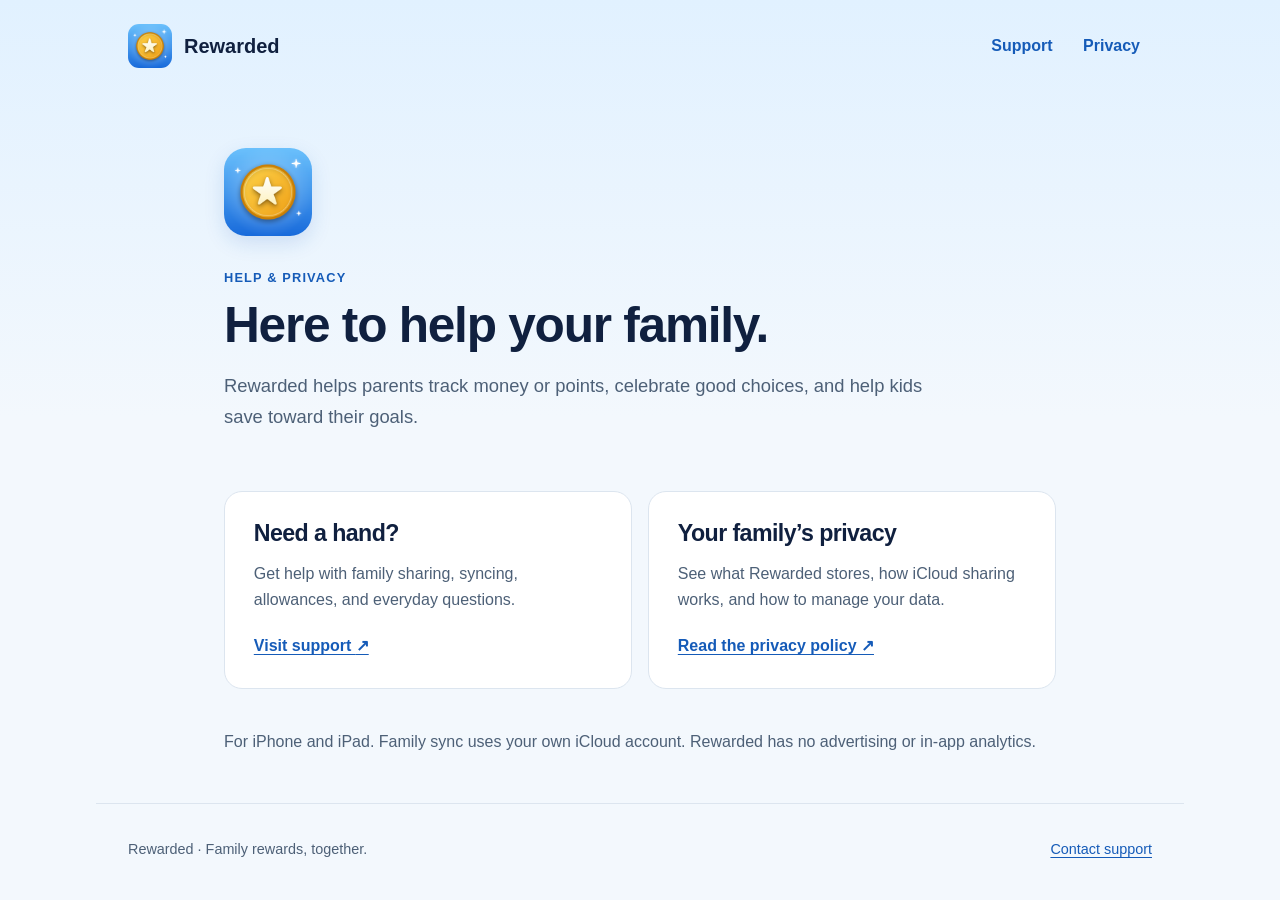
<file: index.html>
<!doctype html>
<html lang="en">
<head>
  <meta charset="utf-8">
  <meta name="viewport" content="width=device-width, initial-scale=1">
  <meta name="description" content="Help and privacy information for Rewarded, the family money and points tracker for iPhone and iPad.">
  <meta name="theme-color" content="#e1f1ff">
  <title>Rewarded · Help &amp; Privacy</title>
  <link rel="canonical" href="https://mrseizy.github.io/rewarded-support/">
  <link rel="icon" type="image/png" href="assets/app-icon.png">
  <link rel="stylesheet" href="assets/styles.css">
</head>
<body>
  <a class="skip-link" href="#main">Skip to content</a>
  <header class="site-header">
    <a class="brand" href="./" aria-label="Rewarded home"><img src="assets/app-icon.png" alt="" width="44" height="44">Rewarded</a>
    <nav aria-label="Main navigation"><a href="support/">Support</a><a href="privacy/">Privacy</a></nav>
  </header>
  <main id="main">
    <div class="hero">
      <img class="hero-icon" src="assets/app-icon.png" alt="" width="88" height="88">
      <p class="eyebrow">Help &amp; privacy</p>
      <h1>Here to help your family.</h1>
      <p class="lede">Rewarded helps parents track money or points, celebrate good choices, and help kids save toward their goals.</p>
    </div>
    <div class="cards">
      <a class="card" href="support/"><h2>Need a hand?</h2><p>Get help with family sharing, syncing, allowances, and everyday questions.</p><span class="link-label">Visit support <span aria-hidden="true">↗</span></span></a>
      <a class="card" href="privacy/"><h2>Your family’s privacy</h2><p>See what Rewarded stores, how iCloud sharing works, and how to manage your data.</p><span class="link-label">Read the privacy policy <span aria-hidden="true">↗</span></span></a>
    </div>
    <p class="muted">For iPhone and iPad. Family sync uses your own iCloud account. Rewarded has no advertising or in-app analytics.</p>
  </main>
  <footer class="site-footer"><p>Rewarded · Family rewards, together.</p><a href="support/#contact">Contact support</a></footer>
</body>
</html>
</file>
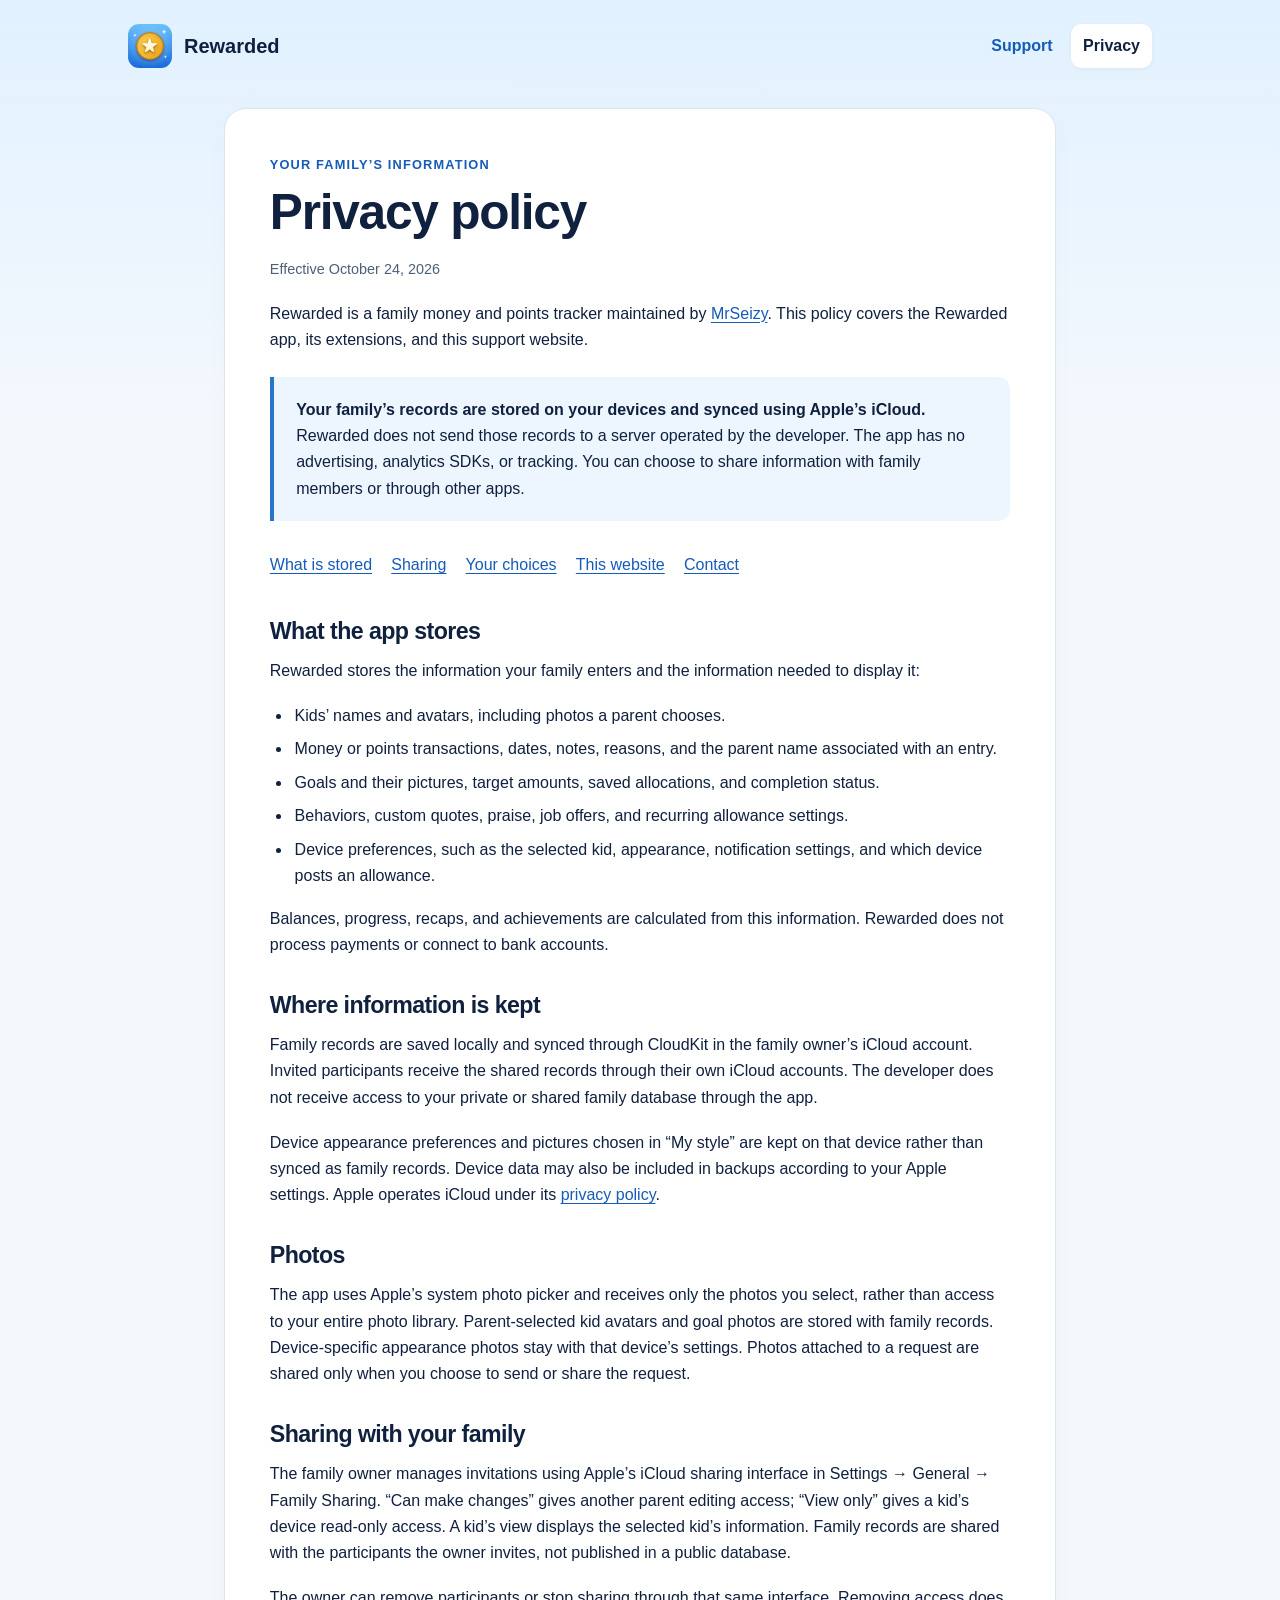
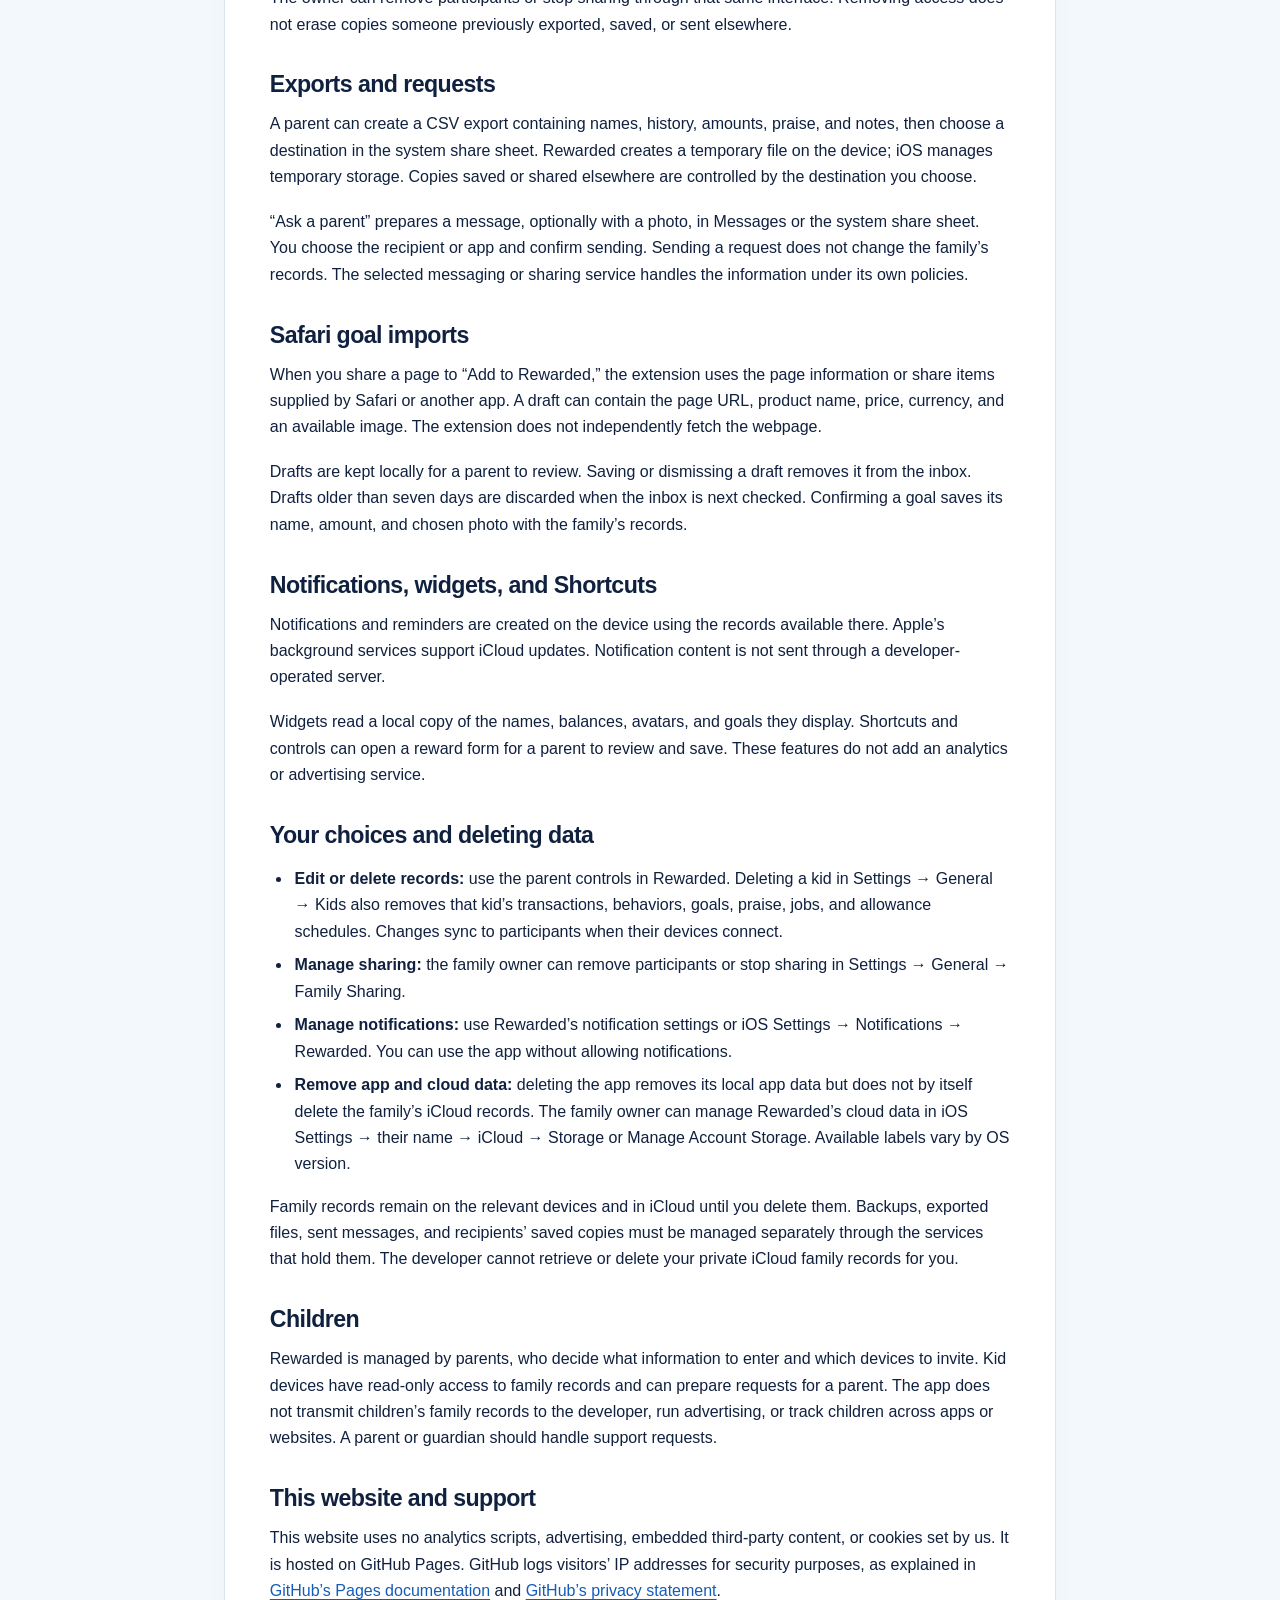
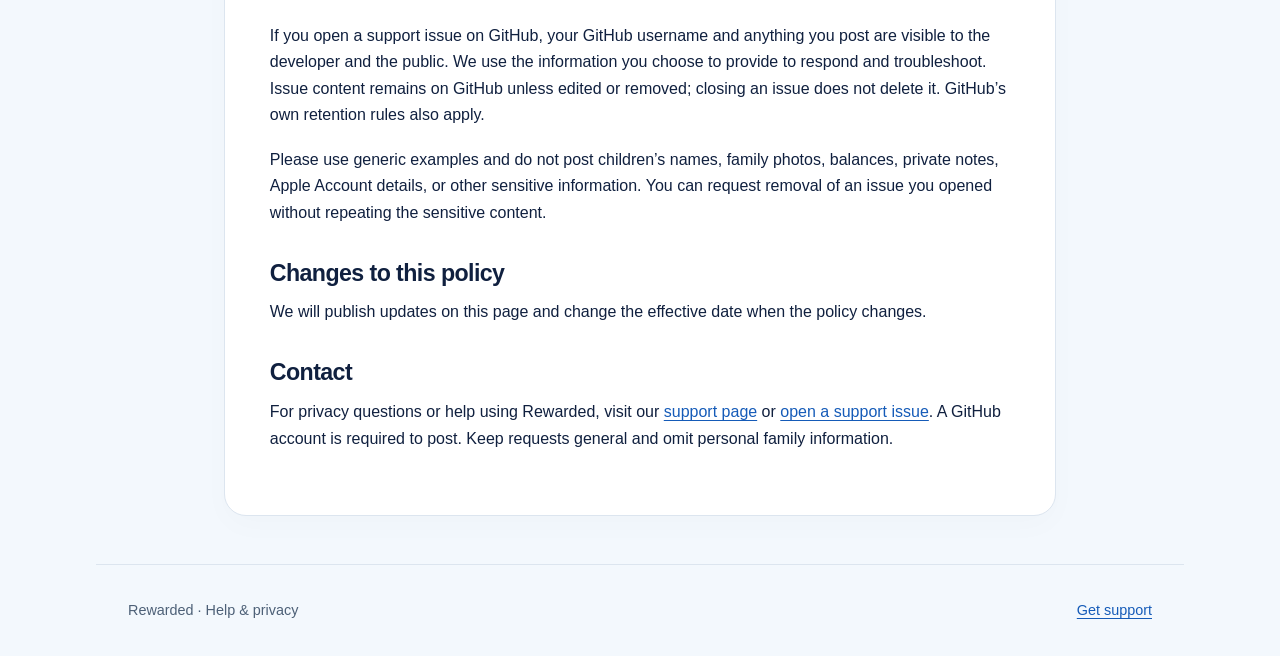
<file: privacy/index.html>
<!doctype html>
<html lang="en">
<head>
  <meta charset="utf-8">
  <meta name="viewport" content="width=device-width, initial-scale=1">
  <meta name="description" content="Rewarded’s privacy policy: family data, iCloud sharing, photos, notifications, exports, and your choices.">
  <meta name="theme-color" content="#e1f1ff">
  <title>Privacy Policy · Rewarded</title>
  <link rel="canonical" href="https://mrseizy.github.io/rewarded-support/privacy/">
  <link rel="icon" type="image/png" href="../assets/app-icon.png">
  <link rel="stylesheet" href="../assets/styles.css">
</head>
<body>
  <a class="skip-link" href="#main">Skip to content</a>
  <header class="site-header">
    <a class="brand" href="../" aria-label="Rewarded home"><img src="../assets/app-icon.png" alt="" width="44" height="44">Rewarded</a>
    <nav aria-label="Main navigation"><a href="../support/">Support</a><a href="./" aria-current="page">Privacy</a></nav>
  </header>
  <main id="main">
    <article class="paper">
      <p class="eyebrow">Your family’s information</p>
      <h1>Privacy policy</h1>
      <p class="date">Effective October 24, 2026</p>
      <p>Rewarded is a family money and points tracker maintained by <a href="https://github.com/MrSeizy">MrSeizy</a>. This policy covers the Rewarded app, its extensions, and this support website.</p>
      <div class="callout"><p><strong>Your family’s records are stored on your devices and synced using Apple’s iCloud.</strong> Rewarded does not send those records to a server operated by the developer. The app has no advertising, analytics SDKs, or tracking. You can choose to share information with family members or through other apps.</p></div>
      <ul class="toc" aria-label="On this page">
        <li><a href="#data">What is stored</a></li><li><a href="#sharing">Sharing</a></li><li><a href="#choices">Your choices</a></li><li><a href="#website">This website</a></li><li><a href="#contact">Contact</a></li>
      </ul>

      <section id="data">
        <h2>What the app stores</h2>
        <p>Rewarded stores the information your family enters and the information needed to display it:</p>
        <ul>
          <li>Kids’ names and avatars, including photos a parent chooses.</li>
          <li>Money or points transactions, dates, notes, reasons, and the parent name associated with an entry.</li>
          <li>Goals and their pictures, target amounts, saved allocations, and completion status.</li>
          <li>Behaviors, custom quotes, praise, job offers, and recurring allowance settings.</li>
          <li>Device preferences, such as the selected kid, appearance, notification settings, and which device posts an allowance.</li>
        </ul>
        <p>Balances, progress, recaps, and achievements are calculated from this information. Rewarded does not process payments or connect to bank accounts.</p>
        <h2>Where information is kept</h2>
        <p>Family records are saved locally and synced through CloudKit in the family owner’s iCloud account. Invited participants receive the shared records through their own iCloud accounts. The developer does not receive access to your private or shared family database through the app.</p>
        <p>Device appearance preferences and pictures chosen in “My style” are kept on that device rather than synced as family records. Device data may also be included in backups according to your Apple settings. Apple operates iCloud under its <a href="https://www.apple.com/legal/privacy/">privacy policy</a>.</p>
        <h2>Photos</h2>
        <p>The app uses Apple’s system photo picker and receives only the photos you select, rather than access to your entire photo library. Parent-selected kid avatars and goal photos are stored with family records. Device-specific appearance photos stay with that device’s settings. Photos attached to a request are shared only when you choose to send or share the request.</p>
      </section>

      <section id="sharing">
        <h2>Sharing with your family</h2>
        <p>The family owner manages invitations using Apple’s iCloud sharing interface in Settings → General → Family Sharing. “Can make changes” gives another parent editing access; “View only” gives a kid’s device read-only access. A kid’s view displays the selected kid’s information. Family records are shared with the participants the owner invites, not published in a public database.</p>
        <p>The owner can remove participants or stop sharing through that same interface. Removing access does not erase copies someone previously exported, saved, or sent elsewhere.</p>
        <h2>Exports and requests</h2>
        <p>A parent can create a CSV export containing names, history, amounts, praise, and notes, then choose a destination in the system share sheet. Rewarded creates a temporary file on the device; iOS manages temporary storage. Copies saved or shared elsewhere are controlled by the destination you choose.</p>
        <p>“Ask a parent” prepares a message, optionally with a photo, in Messages or the system share sheet. You choose the recipient or app and confirm sending. Sending a request does not change the family’s records. The selected messaging or sharing service handles the information under its own policies.</p>
        <h2>Safari goal imports</h2>
        <p>When you share a page to “Add to Rewarded,” the extension uses the page information or share items supplied by Safari or another app. A draft can contain the page URL, product name, price, currency, and an available image. The extension does not independently fetch the webpage.</p>
        <p>Drafts are kept locally for a parent to review. Saving or dismissing a draft removes it from the inbox. Drafts older than seven days are discarded when the inbox is next checked. Confirming a goal saves its name, amount, and chosen photo with the family’s records.</p>
        <h2>Notifications, widgets, and Shortcuts</h2>
        <p>Notifications and reminders are created on the device using the records available there. Apple’s background services support iCloud updates. Notification content is not sent through a developer-operated server.</p>
        <p>Widgets read a local copy of the names, balances, avatars, and goals they display. Shortcuts and controls can open a reward form for a parent to review and save. These features do not add an analytics or advertising service.</p>
      </section>

      <section id="choices">
        <h2>Your choices and deleting data</h2>
        <ul>
          <li><strong>Edit or delete records:</strong> use the parent controls in Rewarded. Deleting a kid in Settings → General → Kids also removes that kid’s transactions, behaviors, goals, praise, jobs, and allowance schedules. Changes sync to participants when their devices connect.</li>
          <li><strong>Manage sharing:</strong> the family owner can remove participants or stop sharing in Settings → General → Family Sharing.</li>
          <li><strong>Manage notifications:</strong> use Rewarded’s notification settings or iOS Settings → Notifications → Rewarded. You can use the app without allowing notifications.</li>
          <li><strong>Remove app and cloud data:</strong> deleting the app removes its local app data but does not by itself delete the family’s iCloud records. The family owner can manage Rewarded’s cloud data in iOS Settings → their name → iCloud → Storage or Manage Account Storage. Available labels vary by OS version.</li>
        </ul>
        <p>Family records remain on the relevant devices and in iCloud until you delete them. Backups, exported files, sent messages, and recipients’ saved copies must be managed separately through the services that hold them. The developer cannot retrieve or delete your private iCloud family records for you.</p>
        <h2>Children</h2>
        <p>Rewarded is managed by parents, who decide what information to enter and which devices to invite. Kid devices have read-only access to family records and can prepare requests for a parent. The app does not transmit children’s family records to the developer, run advertising, or track children across apps or websites. A parent or guardian should handle support requests.</p>
      </section>

      <section id="website">
        <h2>This website and support</h2>
        <p>This website uses no analytics scripts, advertising, embedded third-party content, or cookies set by us. It is hosted on GitHub Pages. GitHub logs visitors’ IP addresses for security purposes, as explained in <a href="https://docs.github.com/en/pages/getting-started-with-github-pages/about-github-pages#data-collection">GitHub’s Pages documentation</a> and <a href="https://docs.github.com/en/site-policy/privacy-policies/github-general-privacy-statement">GitHub’s privacy statement</a>.</p>
        <p>If you open a support issue on GitHub, your GitHub username and anything you post are visible to the developer and the public. We use the information you choose to provide to respond and troubleshoot. Issue content remains on GitHub unless edited or removed; closing an issue does not delete it. GitHub’s own retention rules also apply.</p>
        <p>Please use generic examples and do not post children’s names, family photos, balances, private notes, Apple Account details, or other sensitive information. You can request removal of an issue you opened without repeating the sensitive content.</p>
        <h2>Changes to this policy</h2>
        <p>We will publish updates on this page and change the effective date when the policy changes.</p>
      </section>

      <section id="contact">
        <h2>Contact</h2>
        <p>For privacy questions or help using Rewarded, visit our <a href="../support/#contact">support page</a> or <a href="https://github.com/MrSeizy/rewarded-support/issues/new?template=support.md">open a support issue</a>. A GitHub account is required to post. Keep requests general and omit personal family information.</p>
      </section>
    </article>
  </main>
  <footer class="site-footer"><p>Rewarded · Help &amp; privacy</p><a href="../support/">Get support</a></footer>
</body>
</html>
</file>
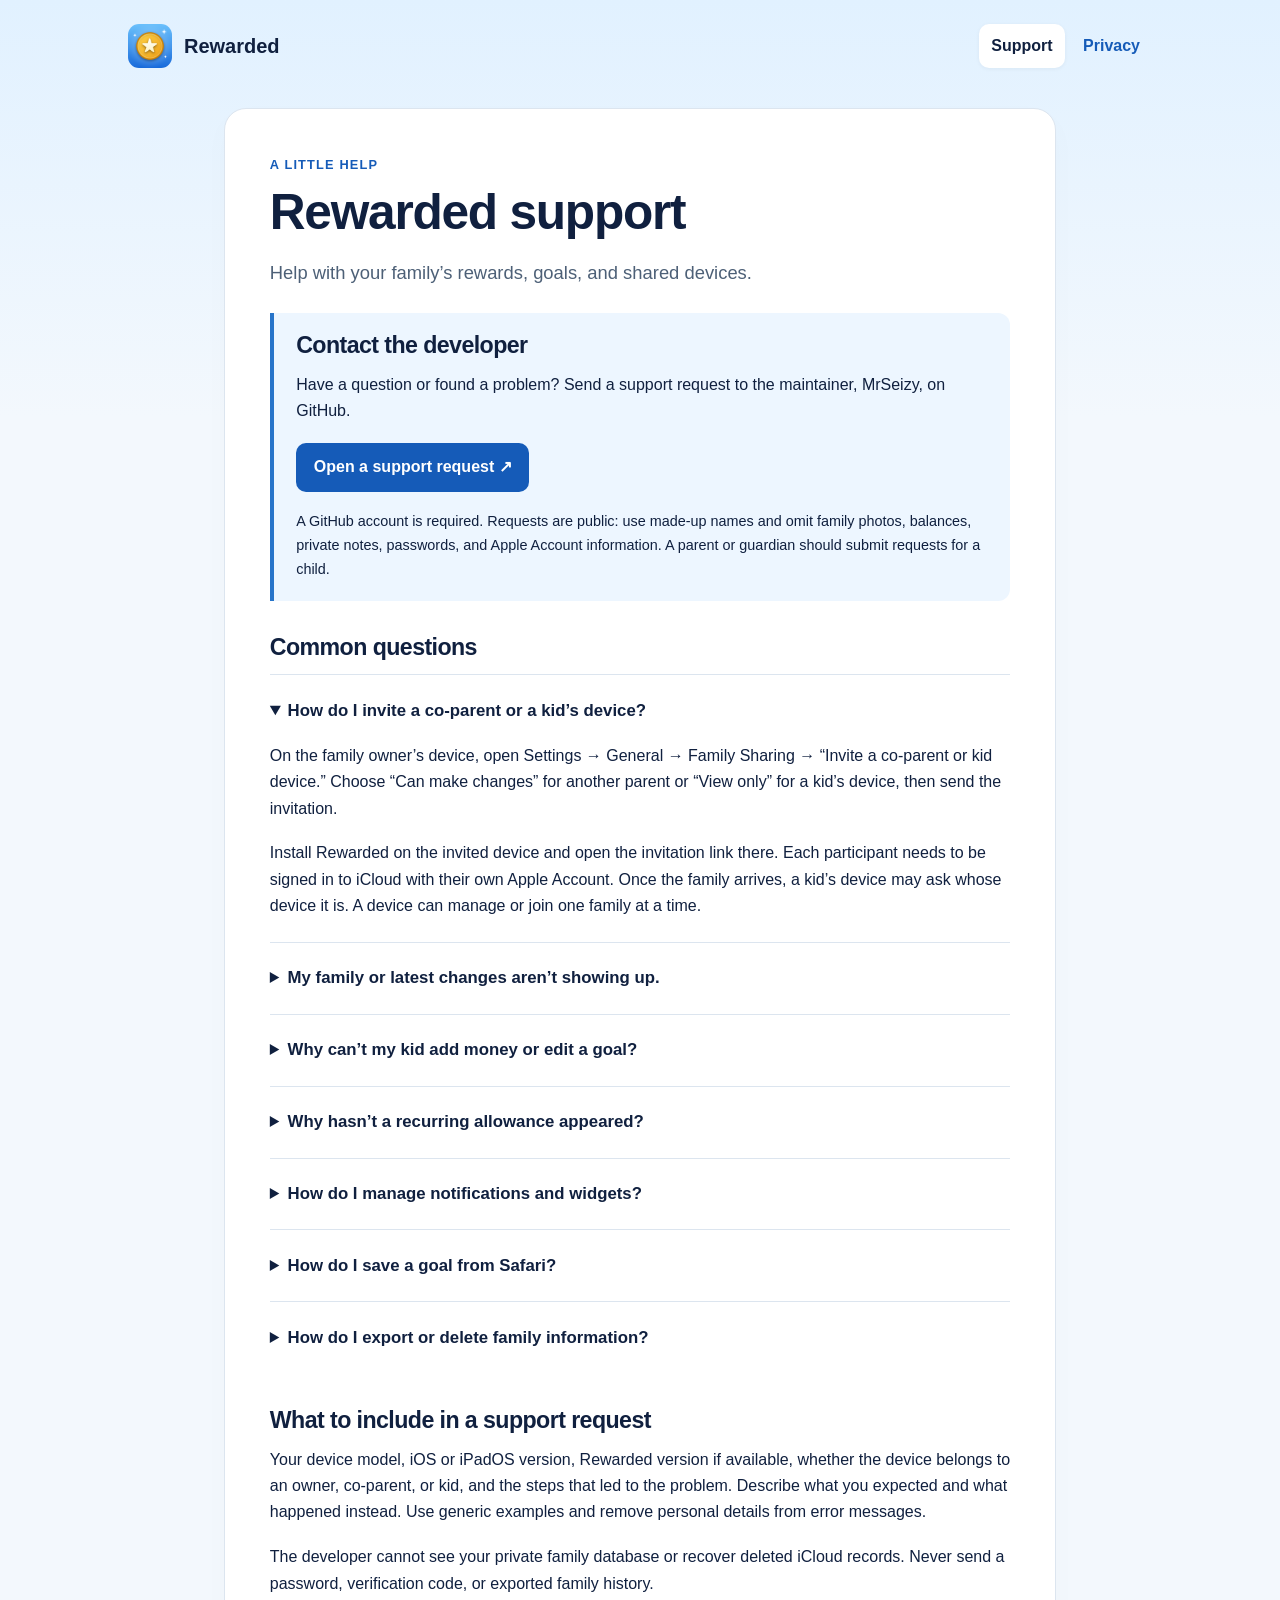
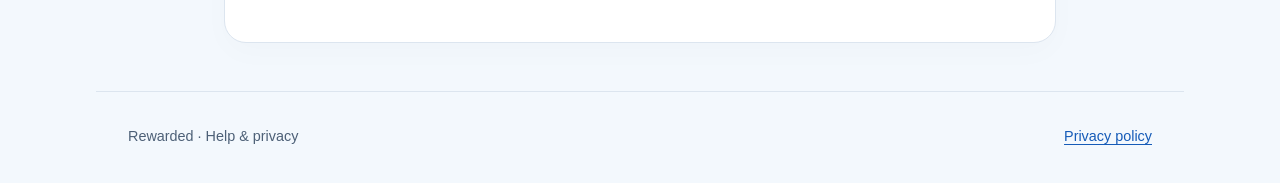
<file: support/index.html>
<!doctype html>
<html lang="en">
<head>
  <meta charset="utf-8">
  <meta name="viewport" content="width=device-width, initial-scale=1">
  <meta name="description" content="Get help with Rewarded: family invitations, iCloud sync, kid devices, allowances, notifications, and data management.">
  <meta name="theme-color" content="#e1f1ff">
  <title>Support · Rewarded</title>
  <link rel="canonical" href="https://mrseizy.github.io/rewarded-support/support/">
  <link rel="icon" type="image/png" href="../assets/app-icon.png">
  <link rel="stylesheet" href="../assets/styles.css">
</head>
<body>
  <a class="skip-link" href="#main">Skip to content</a>
  <header class="site-header">
    <a class="brand" href="../" aria-label="Rewarded home"><img src="../assets/app-icon.png" alt="" width="44" height="44">Rewarded</a>
    <nav aria-label="Main navigation"><a href="./" aria-current="page">Support</a><a href="../privacy/">Privacy</a></nav>
  </header>
  <main id="main">
    <article class="paper">
      <p class="eyebrow">A little help</p>
      <h1>Rewarded support</h1>
      <p class="lede">Help with your family’s rewards, goals, and shared devices.</p>

      <section id="contact" class="callout">
        <h2>Contact the developer</h2>
        <p>Have a question or found a problem? Send a support request to the maintainer, MrSeizy, on GitHub.</p>
        <p><a class="button" href="https://github.com/MrSeizy/rewarded-support/issues/new?template=support.md">Open a support request <span aria-hidden="true">&nbsp;↗</span></a></p>
        <p class="small">A GitHub account is required. Requests are public: use made-up names and omit family photos, balances, private notes, passwords, and Apple Account information. A parent or guardian should submit requests for a child.</p>
      </section>

      <h2>Common questions</h2>
      <details class="faq" open>
        <summary>How do I invite a co-parent or a kid’s device?</summary>
        <p>On the family owner’s device, open Settings → General → Family Sharing → “Invite a co-parent or kid device.” Choose “Can make changes” for another parent or “View only” for a kid’s device, then send the invitation.</p>
        <p>Install Rewarded on the invited device and open the invitation link there. Each participant needs to be signed in to iCloud with their own Apple Account. Once the family arrives, a kid’s device may ask whose device it is. A device can manage or join one family at a time.</p>
      </details>
      <details class="faq">
        <summary>My family or latest changes aren’t showing up.</summary>
        <ol>
          <li>Check that each device is online and signed in to iCloud, with iCloud Drive enabled.</li>
          <li>Open Rewarded on each device and allow time for iCloud to sync. Background updates are scheduled by iOS and may arrive later.</li>
          <li>Check any iCloud status message in the app. If the family owner’s iCloud storage is full, they need to free space for changes to sync.</li>
          <li>For an invited device, make sure it opened the correct invitation. If the invitation was revoked, ask the owner for a new one.</li>
        </ol>
        <p>Avoid deleting the app while there may be unsynced changes. If the problem continues, contact support with the exact error text, after removing personal information.</p>
      </details>
      <details class="faq">
        <summary>Why can’t my kid add money or edit a goal?</summary>
        <p>A kid’s device is intentionally read-only. Parents add rewards, approve spending, complete jobs, and manage goals. “Ask a parent” opens a message or share sheet so a kid can choose a parent and send a request; it does not approve the request or change the balance.</p>
      </details>
      <details class="faq">
        <summary>Why hasn’t a recurring allowance appeared?</summary>
        <p>Allowances are recorded by the designated family owner’s device. Check that the schedule is enabled and its start date and weekday are correct, then open Rewarded on that device. iOS controls background refresh, so a scheduled allowance may appear when the app next runs rather than at an exact time.</p>
        <p>Rewarded records money or points your family tracks; it does not transfer funds or make bank payments.</p>
      </details>
      <details class="faq">
        <summary>How do I manage notifications and widgets?</summary>
        <p>Parents can manage co-parent alerts and logging reminders in Settings → General → Notifications &amp; reminders. Kid devices can manage the Sunday recap in My style → Notifications. Also check iOS Settings → Notifications → Rewarded.</p>
        <p>Widgets display the latest information the device has received. If a widget looks out of date, open Rewarded and let it sync. Background delivery depends on iOS; alerts and widget updates are not guaranteed to arrive immediately.</p>
      </details>
      <details class="faq">
        <summary>How do I save a goal from Safari?</summary>
        <p>On a parent’s device, open Rewarded once so it can recognize the device’s role. In Safari, open a product page, tap Share, and choose “Add to Rewarded.” You may need to enable it in the share sheet’s app list.</p>
        <p>Save the suggestion, then return to Rewarded to choose a kid and review the goal. Some pages do not provide a usable price or photo; enter missing details yourself. Check the currency and whether the kid uses money or points before saving.</p>
      </details>
      <details class="faq">
        <summary>How do I export or delete family information?</summary>
        <p>On a parent device, open Settings → General → Export history to create a CSV for one kid or the whole family. Exports include names and notes, so share them only with people you choose.</p>
        <p>Delete a kid under Settings → General → Kids to remove their related history, goals, behaviors, praise, jobs, and allowances. The family owner can manage participants through Family Sharing. Deleting the app alone does not remove the family’s iCloud records. See the <a href="../privacy/#choices">privacy policy’s data controls</a> for more details.</p>
      </details>

      <h2>What to include in a support request</h2>
      <p>Your device model, iOS or iPadOS version, Rewarded version if available, whether the device belongs to an owner, co-parent, or kid, and the steps that led to the problem. Describe what you expected and what happened instead. Use generic examples and remove personal details from error messages.</p>
      <p>The developer cannot see your private family database or recover deleted iCloud records. Never send a password, verification code, or exported family history.</p>
    </article>
  </main>
  <footer class="site-footer"><p>Rewarded · Help &amp; privacy</p><a href="../privacy/">Privacy policy</a></footer>
</body>
</html>
</file>
<file: assets/styles.css>
:root {
  color-scheme: light;
  --ink: #10203f;
  --muted: #4d6077;
  --blue: #155bb8;
  --line: #dce5ef;
  --paper: #ffffff;
  font-family: -apple-system, BlinkMacSystemFont, "Segoe UI", sans-serif;
  color: var(--ink);
  background: #f3f8fd;
  line-height: 1.65;
  -webkit-text-size-adjust: 100%;
}
* { box-sizing: border-box; }
body { margin: 0; background: linear-gradient(180deg, #e1f1ff 0, #f3f8fd 26rem); }
a { color: var(--blue); text-underline-offset: .2em; overflow-wrap: anywhere; }
a:hover { text-decoration-thickness: 2px; }
a:focus-visible, summary:focus-visible { outline: 3px solid #155bb8; outline-offset: 5px; border-radius: 3px; }
.skip-link { position: absolute; left: 1rem; top: -6rem; z-index: 2; padding: .75rem 1rem; background: white; }
.skip-link:focus { top: 1rem; }
.site-header, .site-footer { max-width: 68rem; margin: auto; padding: 1.5rem 2rem; }
.site-header { display: flex; align-items: center; justify-content: space-between; gap: 1rem; }
.brand { display: inline-flex; align-items: center; gap: .75rem; color: var(--ink); text-decoration: none; font-size: 1.25rem; font-weight: 750; }
.brand img { width: 44px; height: 44px; border-radius: 11px; }
nav { display: flex; gap: .4rem; align-items: center; flex-wrap: wrap; }
nav a { display: inline-flex; align-items: center; min-height: 44px; padding: .4rem .75rem; font-weight: 600; text-decoration: none; border-radius: 10px; }
nav a[aria-current="page"] { background: #fff; color: var(--ink); box-shadow: 0 1px 4px #10203f0d; }
main { max-width: 56rem; margin: 1rem auto 3rem; padding: 0 2rem; }
h1, h2, h3 { font-family: ui-rounded, "SF Pro Rounded", -apple-system, BlinkMacSystemFont, "Segoe UI", sans-serif; line-height: 1.2; letter-spacing: -.025em; }
h1 { font-size: clamp(2.15rem, 5vw, 3.1rem); margin: .5rem 0 1rem; }
h2 { font-size: 1.45rem; margin: 2.1rem 0 .75rem; }
h3 { font-size: 1.15rem; margin: 0 0 .55rem; }
p { margin: 0 0 1.15rem; }
li { padding-left: .15rem; margin: .45rem 0; }
ul, ol { padding-left: 1.4rem; }
.eyebrow { color: var(--blue); font-size: .8rem; font-weight: 750; letter-spacing: .09em; text-transform: uppercase; margin: 0; }
.lede { font-size: 1.15rem; color: var(--muted); max-width: 44rem; }
.date, .muted { color: var(--muted); }
.date { font-size: .9rem; }
.paper { padding: clamp(1.3rem, 4vw, 2.8rem); background: var(--paper); border: 1px solid var(--line); border-radius: 22px; box-shadow: 0 10px 30px #10203f05; }
.paper > :last-child, .callout > :last-child { margin-bottom: 0; }
.callout { background: #edf6ff; border-left: 4px solid #2774c9; padding: 1.2rem 1.4rem; border-radius: 0 12px 12px 0; margin: 1.5rem 0; }
.callout h2 { margin-top: 0; }
.hero { padding: 2.5rem 0 1rem; }
.hero-icon { width: 88px; height: 88px; border-radius: 22px; margin-bottom: 1.4rem; box-shadow: 0 7px 20px #155bb825; }
.cards { display: grid; grid-template-columns: 1fr 1fr; gap: 1rem; margin: 1.5rem 0 2.5rem; }
.card { display: block; padding: 1.8rem; background: white; border: 1px solid var(--line); border-radius: 18px; color: var(--ink); text-decoration: none; }
.card:hover { border-color: #6b9bd3; }
.card h2 { margin: 0 0 .8rem; }
.card p { color: var(--muted); margin-bottom: 1.2rem; }
.card .link-label { color: var(--blue); font-weight: 650; text-decoration: underline; text-underline-offset: .2em; }
.button { display: inline-flex; align-items: center; justify-content: center; min-height: 48px; padding: .7rem 1.1rem; border-radius: 10px; background: var(--blue); color: white; font-weight: 650; text-decoration: none; }
.button:hover { background: #104c9b; }
.small { font-size: .9rem; }
.toc { display: flex; flex-wrap: wrap; gap: .3rem 1.2rem; padding: 0; margin: 1.6rem 0 2rem; list-style: none; }
.toc li { padding: 0; margin: 0; }
.toc a { display: inline-block; padding: .35rem 0; }
section[id] { scroll-margin-top: 1.5rem; }
.faq { border-top: 1px solid var(--line); padding: 1.1rem 0; }
.faq:last-child { border-bottom: 1px solid var(--line); }
summary { font-size: 1.05rem; font-weight: 650; cursor: pointer; padding: .25rem 0; }
details[open] summary { margin-bottom: .9rem; }
details p:last-child { margin-bottom: .3rem; }
.site-footer { border-top: 1px solid var(--line); display: flex; justify-content: space-between; align-items: center; flex-wrap: wrap; gap: .5rem 1.5rem; color: var(--muted); font-size: .9rem; }
.site-footer p { margin: 0; }
.site-footer a { display: inline-block; padding: .6rem 0; }
@media (max-width: 580px) {
  .site-header { padding: 1rem; gap: .6rem; }
  .brand { font-size: 1.05rem; gap: .5rem; }
  .brand img { width: 36px; height: 36px; border-radius: 9px; }
  nav a { font-size: .9rem; padding: .4rem .55rem; }
  main { padding: 0 1rem; margin-top: .5rem; }
  .hero { padding-top: 1.3rem; }
  .cards { grid-template-columns: 1fr; }
  .site-footer { margin: 0 1rem; padding: 1.1rem 0; }
  .callout { padding: 1rem; }
}
@media print {
  body { background: white; }
  .site-header, .site-footer, .skip-link, .toc { display: none; }
  main { max-width: none; margin: 0; padding: 0; }
  .paper { border: 0; box-shadow: none; padding: 0; }
  a { color: inherit; }
  h2, h3 { break-after: avoid; }
}
</file>
